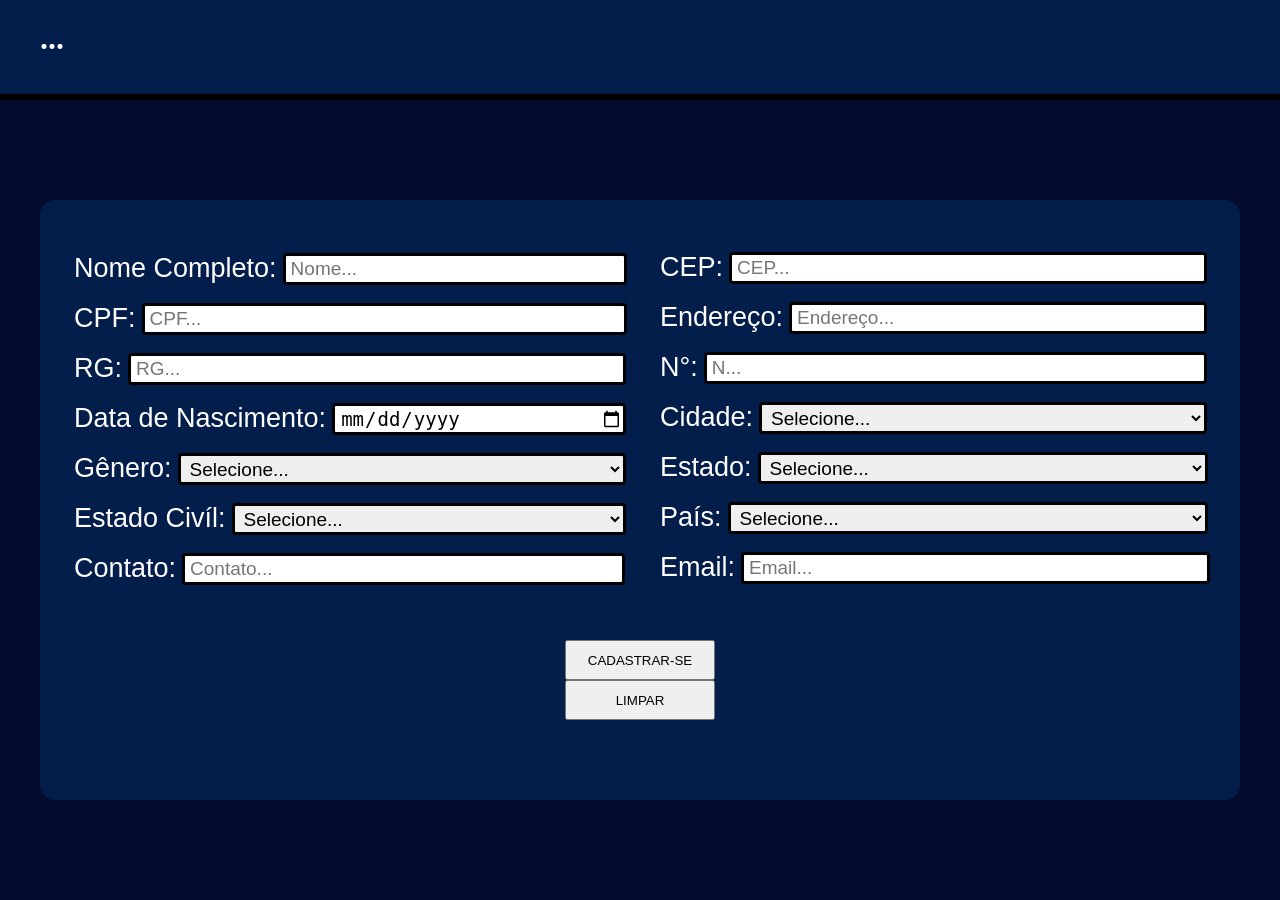
<file: V1/index.html>
<!DOCTYPE html>
<html lang="pt-BR">
<head>
    <meta charset="UTF-8">
    <meta name="viewport" content="width=device-width, initial-scale=1.0">
    <link rel="stylesheet" href="../V1/style.css">
    <title>Cadastro</title>
</head>
<body>
    <header>
        <h1>...</h1>
    </header>
    <main>
        <div class="cartao">
            <form action="">
                <div class="parte-esquerda">
                    <div class="parte-esquerda-organizar">
                        <div class="cartao-conteudo">
                            <label class="label" for="">Nome Completo:</label>
                            <input class="input" id="nomec" type="text" placeholder="Nome...">
                        </div>
                        <div class="cartao-conteudo">
                            <label class="label" for="">CPF:</label>
                            <input class="input" id="cpf" type="number" placeholder="CPF...">
                        </div>
                        <div class="cartao-conteudo">
                            <label class="label" for="">RG:</label>
                            <input class="input" id="rg" type="number" placeholder="RG...">
                        </div>
                        <div class="cartao-conteudo">
                            <label class="label" for="">Data de Nascimento:</label>
                            <input class="input" id="data" type="date">
                        </div>
                        <div class="cartao-conteudo">
                            <label class="label" for="">Gênero:</label>
                            <select class="input" id="genero" name="" id="">
                                <option value="selecionado" selected>Selecione...</option>
                                <option value="masculino">Masculino</option>
                                <option value="feminino">Feminino</option>
                                <option value="?">Prefiro não dizer...</option>
                            </select>
                        </div>
                        <div class="cartao-conteudo">
                            <label class="label" for="">Estado Civíl: </label>
                            <select class="input" id="ec" name="" id="">
                                <option value="selecionado" selected>Selecione...</option>
                                <option value="solteiro">Solteiro</option>
                                <option value="casado">Casado</option>
                                <option value="ceparado">Separado</option>
                                <option value="divorciado">Divorciado</option>
                                <option value="viuvo(a)">Viúvo(a)</option>
                            </select>
                        </div>
                        <div class="cartao-conteudo">
                            <label class="label" for="">Contato:</label>
                            <input class="input" id="contato" type="number" placeholder="Contato...">
                        </div>
                    </div>
                </div>
                <div class="parte-direita">
                    <div class="parte-direita-organizar">
                        <div class="cartao-conteudo">
                            <label class="label" for="cep">CEP: </label>
                            <input class="input" id="cep" type="number" placeholder="CEP...">
                        </div>
                        <div class="cartao-conteudo">
                            <label class="label" for="endereco">Endereço: </label>
                            <input class="input" id="endereco" type="text" placeholder="Endereço...">
                        </div>
                        <div class="cartao-conteudo" id="ncartao">
                            <label class="label" for="n">N&#xB0;: </label>
                            <input class="input" id="n" type="number" placeholder="N...">
                        </div>
                        <div class="cartao-conteudo">
                            <label class="label" for="cidade">Cidade: </label>
                            <select class="input" id="cidade" name="cidade" id="">
                                <option value="selecionado" selected>Selecione...</option>
                                <option value="Curitiba">Curitiba</option>
                                <option value="Pinhais">Pinhais</option>
                                <option value="Piraquara">Piraquara</option>
                            </select>
                        </div>
                        <div class="cartao-conteudo">
                            <label class="label" for="estado">Estado: </label>
                            <select class="input" id="estado" name="estado">
                                <option value="selecionado" selected>Selecione...</option>
                                <option value="pr">PR</option>
                                <option value="sc">SC</option>
                                <option value="rs">RS</option>
                            </select>
                        </div>
                        <div class="cartao-conteudo" id="paiscartao">
                            <label class="label" for="pais">País: </label>
                            <select class="input" id="pais" name="pais">
                                <option value="selecionado" selected>Selecione...</option>
                                <option value="BR">Brasil</option>
                                <option value="AR">Argentina</option>
                                <option value="PY">Paraguai</option>
                            </select>
                        </div>
                        <div class="cartao-conteudo">
                            <label class="label" for="">Email:</label>
                            <input class="input" id="email" type="email" placeholder="Email...">
                        </div>
                    </div>
                </div>
            </form>
            <div class="organizar-botoes">
                <div class="botoes">
                    <input type="submit" value="CADASTRAR-SE">
                    <input type="reset" value="LIMPAR">
                </div>
            </div>
        </div>
    </main>
    <footer>

    </footer>
</body>
</html>
</file>
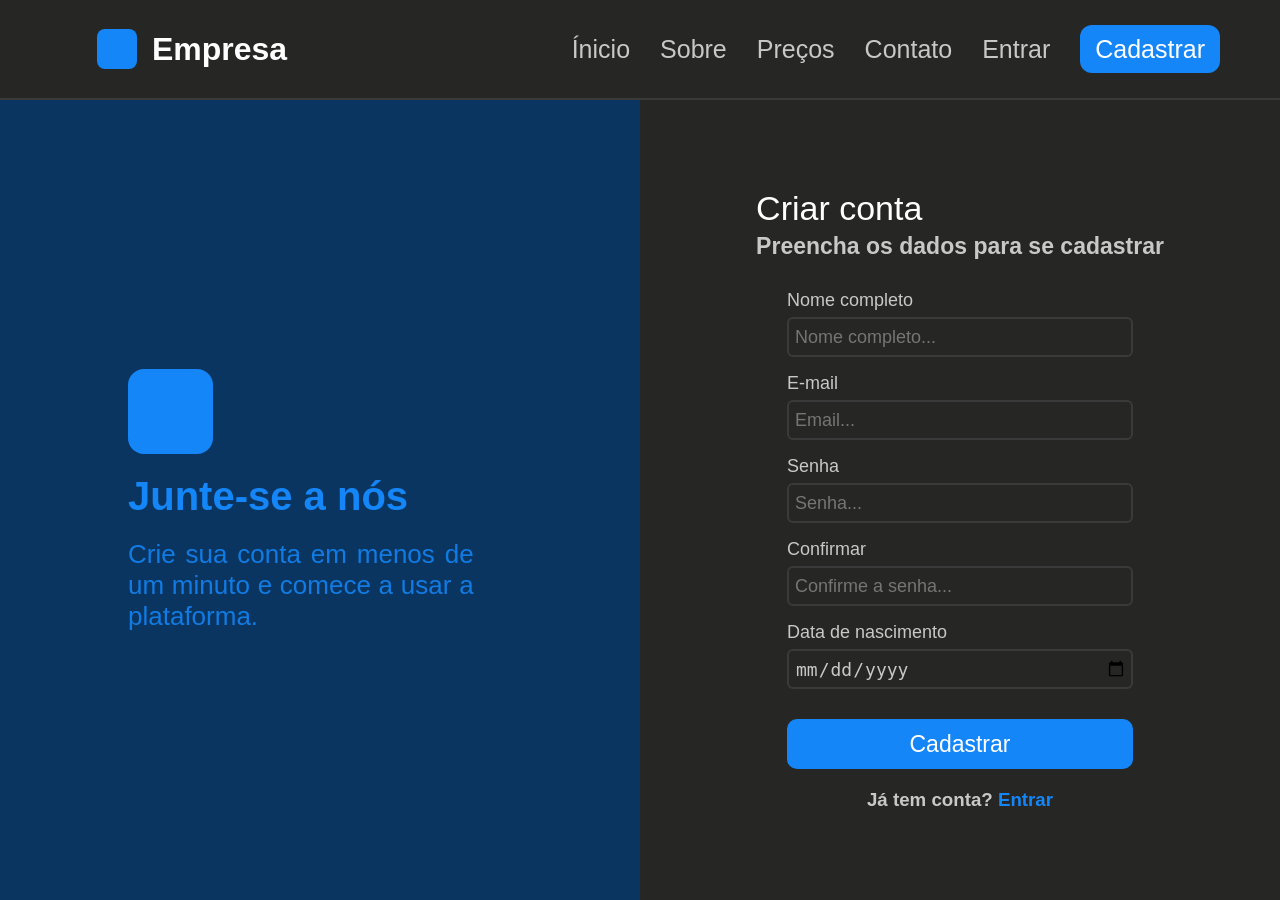
<file: V2/index.html>
<!doctype html>
<html lang="pt-BR">
  <head>
    <meta charset="UTF-8" />
    <meta name="viewport" content="width=device-width, initial-scale=1.0" />
    <link rel="stylesheet" href="style.css" />
    <title>Cadastro</title>
  </head>
  <body>
    <header class="header">
      <div class="header-company">
        <h2 class="header-company-logo"></h2> <!--Logo da Empresa-->
        <h1 class="header-company-title">Empresa</h1>
      </div>
      <nav class="nav">
        <ul class="nav-ul">
            <li class="nav-ul-li"><a class="nav-ul-li-a" href="#">Ínicio</a></li>
            <li class="nav-ul-li"><a class="nav-ul-li-a" href="#">Sobre</a></li>
            <li class="nav-ul-li"><a class="nav-ul-li-a" href="#">Preços</a></li>
            <li class="nav-ul-li"><a class="nav-ul-li-a" href="#">Contato</a></li>
            <li class="nav-ul-li"><a class="nav-ul-li-a" href="#">Entrar</a></li>
            <li class="nav-ul-li"><a class="nav-ul-li-a" id="cadastrar" href="index.html">Cadastrar</a></li>
        </ul>
      </nav>
    </header>
    <main class="main">
        <div class="main-left">
            <div class="main-left-container">
                <div class="main-left-container-left">
                    <h3 class="left-image"></h3> <!-- Simbolo de uma pessoa, com um fundo azul ( Quadrado ) -->
                    <h3 class="left-title">Junte-se a nós</h3>
                    <p class="left-paragraph">Crie sua conta em menos de um minuto e comece a usar a plataforma.</p>
                </div>
            </div>
        </div>
        <div class="main-right">
            <form class="main-form" action="">
                <div class="main-form-title">
                    <legend class="main-form-title-legend">Criar conta</legend>
                    <h3 class="main-form-title-h3">Preencha os dados para se cadastrar</h3>
                </div>
                <fieldset class="main-form-fieldset">
                    <div class="main-form-fieldset-card">
                        <label class="form-label" for="">Nome completo</label>
                        <input class="form-input" type="text" placeholder="Nome completo...">
                    </div>
                    <div class="main-form-fieldset-card">
                        <label class="form-label" for="">E-mail</label>
                        <input class="form-input" type="email" placeholder="Email...">
                    </div>
                    <div class="main-form-fieldset-card">
                        <label class="form-label" for="">Senha</label>
                        <input class="form-input" type="password" placeholder="Senha...">
                    </div>
                    <div class="main-form-fieldset-card">
                        <label class="form-label" for="">Confirmar</label>
                        <input class="form-input" type="password" placeholder="Confirme a senha...">
                    </div>
                    <div class="main-form-fieldset-card">
                        <label class="form-label" for="">Data de nascimento</label>
                        <input class="form-input" type="date">
                    </div>
                </fieldset>
                <div class="main-form-footer">
                    <input class="form-input-submit" type="submit" value="Cadastrar">
                    <h3 class="form-login">Já tem conta? <a href="#">Entrar</a></h3>
                </div>
            </form>
        </div>
    </main>
    <footer></footer>
  </body>
</html>
</file>
<file: V1/style.css>
* {
    margin: 0;
    padding: 0;
    box-sizing: border-box;
}

header {
    background-color: rgb(3, 30, 75);
    height: 100px;
    width: 100%;
    border-bottom: 6px solid black;
}

header h1 {
    color: white;
    padding-left: 40px;
    padding-top: 20px;
}

main {
    display: flex;
    height: calc(100vh - 100px);
    width: 100%;
    background-color: rgb(3, 11, 46);
    justify-content: center;
    align-items: center;
}

.cartao {
    display: flex;
    background-color: rgb(3, 30, 75);
    width: 1200px;
    border-radius: 16px;
    height: 600px;
    flex-direction: row;
    position: relative;
}

main form {
    display: flex;
    width: 1200px;
    height: 600px;
    position: relative;
}

.organizar-botoes {
    position: absolute;
    bottom: 30px;
    left: 0;
    width: 100%;
    display: flex;
    justify-content: center;
}

.botoes {
    display: flex;
    flex-direction: column;
    align-items: center;
    gap: 0;
    margin-bottom: 50px;
}

.botoes input {
    font-family: Arial, Helvetica, sans-serif;
    width: 150px;
    height: 40px;
}

.parte-esquerda {
    display: flex;
    width: 600px;
    height: 600px;
    flex-direction: column;
}

.parte-esquerda-organizar {
    display: flex;
    width: 600px;
    height: 600px;
    flex-direction: column;
    margin-bottom: 180px;
    margin-left: 34px;
    justify-content: center;
}

.parte-direita {
    display: flex;
    width: 600px;
    height: 600px;
    flex-direction: column;
}

.parte-direita-organizar {
    display: flex;
    margin-left: 20px;
    width: 600px;
    height: 600px;
    flex-direction: column;
    margin-right: 34px;
    margin-bottom: 182px;
    justify-content: center;
}

.cartao-conteudo {
    display: flex;
    margin-top: 18px;
    flex-direction: row;
}

.label {
    font-family: Arial, Helvetica, sans-serif;
    color: white;
    font-size: 27px;
}

.input {
    border-radius: 4px;
    border: 3px solid black;
    font-size: 19px;
    padding-left: 5px;
    margin-left: 6px;
    height: 32px;
    width: 294px;
}

#nomec {
    width: 344px;
}

#cpf {
    width: 485px;
}

#rg {
    width: 498px;
}

#genero {
    width: 448px;
}

#ec {
    width: 394px;
}

#contato {
    width: 443px;
}

#email {
    width: 469px;
}

#cep {
    width: 478px;
}

#endereco {
    width: 418px;
}

#n {
    width: 503px;
}

#cidade {
    width: 448px;
}

#estado {
    width: 450px;
}

#pais {
    width: 480px;
}
</file>
<file: V2/style.css>
* {
    margin: 0;
    padding: 0;
    box-sizing: border-box;
}

.header {
    display: flex;
    align-items: center;
    flex-direction: row;
    width: 100%;
    height: 100px;
    background-color: #262624;
    border-bottom: 2px solid rgb(58, 58, 58);
}

.header-company {
    display: flex;
    flex-direction: row;
    align-items: center;
    justify-content: center;
    width: 30%;
    height: 100%;
    gap: 15px;
}

.header-company-logo {
    width: 40px;
    height: 40px;
    border-radius: 8px;
    background-color: #1486f8;
}

.header-company-title {
    color: white;
    font-family: 'Gill Sans', 'Gill Sans MT', Calibri, 'Trebuchet MS', sans-serif;
    font-size: 32px;
}

.nav {
    display: flex;
    width: 70%;
    height: 100%;
    position: relative;
}

.nav-ul {
    display: flex;
    width: 100%;
    height: 100%;
    flex-direction: row;
    align-items: center;
    justify-content: right;
    margin-right: 60px;
    gap: 30px;
}

.nav-ul-li {
    font-size: 25px;
}

.nav-ul-li-a, .nav-ul-li-a:visited {
    color: rgb(200, 200, 200);
    font-family: 'Gill Sans', 'Gill Sans MT', Calibri, 'Trebuchet MS', sans-serif;
    text-decoration: none;
}

#cadastrar {
    background-color: #1486f8;
    padding: 10px 15px;
    border-radius: 12px;
    color: white;
}

.main {
    width: 100%;
    height: calc(100vh - 100px);
    display: flex;
    flex-direction: row;
}

.main-left {
    display: flex;
    flex-direction: column;
    align-items: center;
    width: 50%;
    height: 100%;
    background-color: #0a3560;
    border-right: rgb(58, 58, 58);
}

.main-left-container {
    display: flex;
    flex-direction: column;
    align-items: center;
    justify-content: center;
    width: 60%;
    height: 100%;
}

.main-left-container-left {
    display: flex;
    flex-direction: column;
    width: 100%;
    justify-content: left;
    gap: 20px;
}

.left-image {
    height: 85px;
    width: 85px ;
    background-color: #1486f8;
    border-radius: 16px;
}

.left-title {
    font-size: 40px;
    color: #1486f8;
    font-family: 'Gill Sans', 'Gill Sans MT', Calibri, 'Trebuchet MS', sans-serif;
}

.left-paragraph {
    text-align: justify;
    width: 90%;
    font-size: 26px;
    color: #1486f8dc;
    font-family: 'Gill Sans', 'Gill Sans MT', Calibri, 'Trebuchet MS', sans-serif;
}

.main-right {
    width: 50%;
    height: 100%;
    background-color: #262624;
    border-left: rgb(58, 58, 58);
}

.main-form {
    display: flex;
    flex-direction: column;
    align-items: center;
    justify-content: center;
    width: 100%;
    height: 100%;
    gap: 30px;
}

.main-form-title {
    display: flex;
    flex-direction: column;
    gap: 5px;
}

.main-form-title-legend {
    color: white;
    font-size: 34px;
    font-family: Verdana, Geneva, Tahoma, sans-serif;
}

.main-form-title-h3 {
    color: rgb(200, 200, 200);
    font-size: 23px;
    font-family: 'Gill Sans', 'Gill Sans MT', Calibri, 'Trebuchet MS', sans-serif;
}

.main-form-fieldset {
    display: flex;
    border: none;
    flex-direction: column;
    align-items: center;
    justify-content: center;
    gap: 16px;
}

.main-form-fieldset-card {
    display: flex;
    gap: 6px;
    flex-direction: column;
}

.form-label {
    color: rgb(200, 200, 200);
    font-family: Verdana, Geneva, Tahoma, sans-serif;
    font-size: 18px;
}

.form-input {
    background-color: #262624;
    border: 2px solid rgb(58, 58, 58);
    border-radius: 6px;
    color: rgb(200, 200, 200);
    width: 346px;
    height: 40px;
    padding: 4px 4px 4px 6px;
    font-size: 18px;
}

.main-form-footer {
    display: flex;
    gap: 20px;
    flex-direction: column;
    justify-content: center;
    align-items: center;
}

.form-input-submit {
    width: 346px;
    height: 50px;
    background-color: #1486f8;
    border: none;
    border-radius: 10px;
    font-size: 23px;
    color: white;
    font-family: 'Gill Sans', 'Gill Sans MT', Calibri, 'Trebuchet MS', sans-serif;
}

.form-login {
    color: rgb(200, 200, 200);
    font-family: 'Gill Sans', 'Gill Sans MT', Calibri, 'Trebuchet MS', sans-serif;
}

.form-login a,
.form-login a:visited {
    color: #1486f8;
    text-decoration: none;
}


















nav {
    display: flex;
    flex-direction: row;
}

nav ul {
    display: flex;
    flex-direction: row;
}

nav ul li {
    list-style: none;
}
</file>
